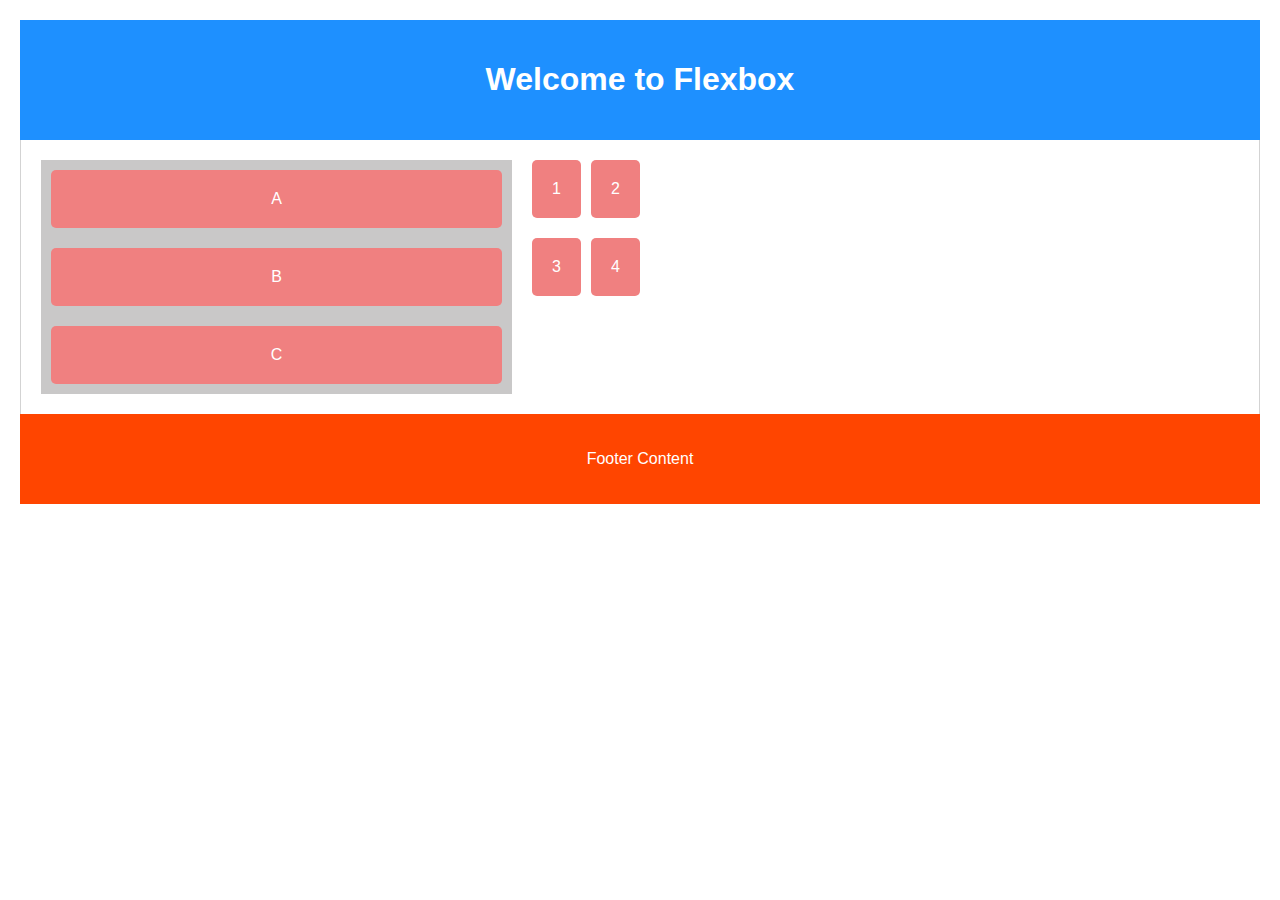
<file: first_last_flexbox_challenge/index.html>
<!DOCTYPE html>
<html lang="en">
<head>
    <meta charset="UTF-8">
    <meta name="viewport" content="width=device-width, initial-scale=1.0">
    <title>Flexbox Layout</title>
    <link rel="stylesheet" href="style.css">
</head>
<body>
    <header>
        <h1>Welcome to Flexbox</h1>
    </header>

    <main class="container">
        <section class="left-panel">
            <div class="box">A</div>
            <div class="box">B</div>
            <div class="box">C</div>
        </section>
        
        <section class="right-panel">
            <div class="top-bar">
                <div class="box">1</div>
                <div class="box">2</div>
            </div>
            <div class="main-content">
                <div class="box">3</div>
                <div class="box">4</div>
            </div>
        </section>
    </main>

    <footer>
        <p>Footer Content</p>
    </footer>
</body>
</html>
</file>
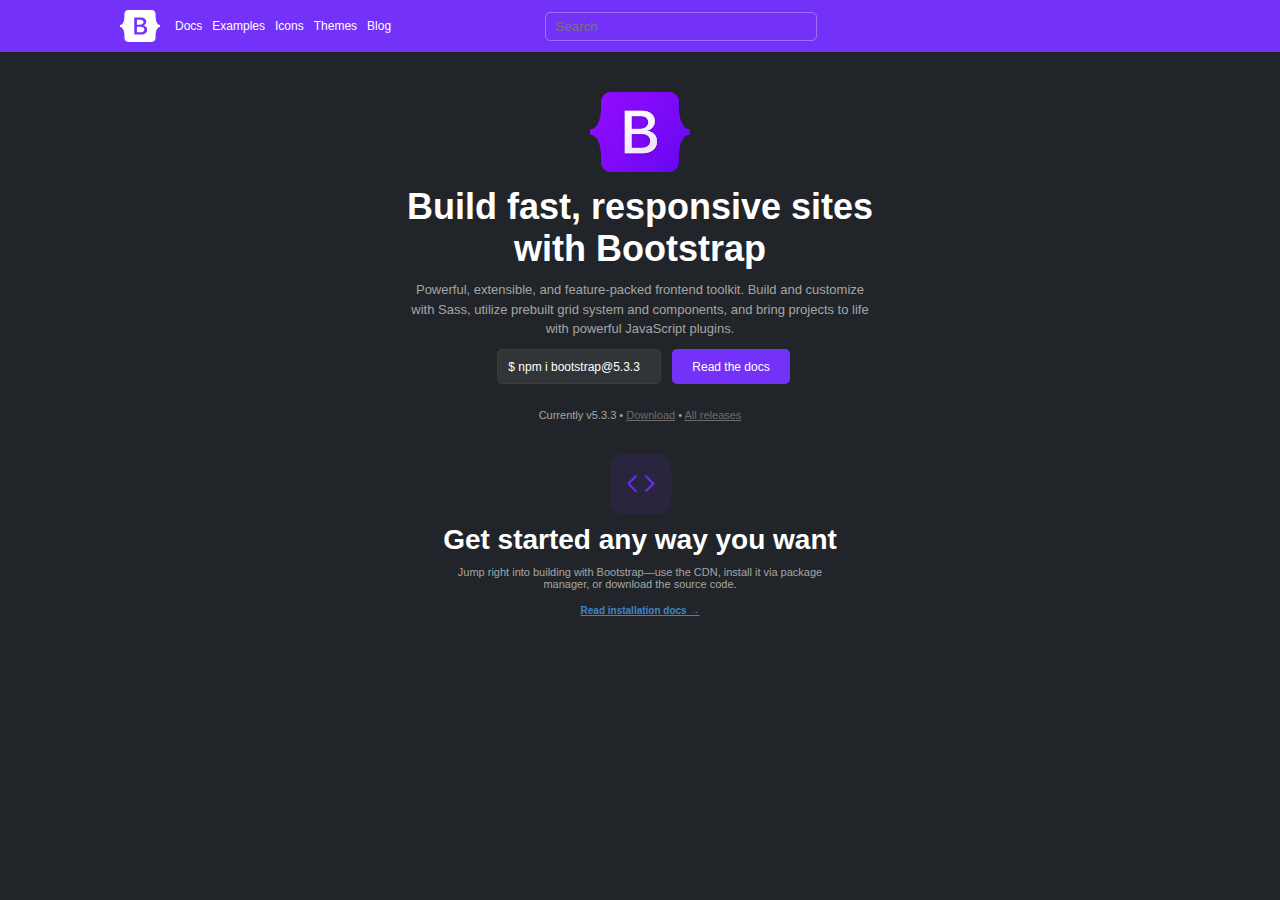
<file: kennrobie_laigo_layout/index.html>
<!DOCTYPE html>
<html lang="en">

<head>
    <meta charset="UTF-8">
    <meta name="viewport" content="width=device-width, initial-scale=1.0">
    <title>Bootstrap</title>
    <link rel="stylesheet" href="style.css">
</head>

<body>
    <header>
        <div class="container">
            <nav>
                <svg xmlns="http://www.w3.org/2000/svg" width="40" height="32" class="d-block my-1" viewBox="0 0 118 94"
                    role="img">
                    <title>Bootstrap</title>
                    <path fill-rule="evenodd" clip-rule="evenodd"
                        d="M24.509 0c-6.733 0-11.715 5.893-11.492 12.284.214 6.14-.064 14.092-2.066 20.577C8.943 39.365 5.547 43.485 0 44.014v5.972c5.547.529 8.943 4.649 10.951 11.153 2.002 6.485 2.28 14.437 2.066 20.577C12.794 88.106 17.776 94 24.51 94H93.5c6.733 0 11.714-5.893 11.491-12.284-.214-6.14.064-14.092 2.066-20.577 2.009-6.504 5.396-10.624 10.943-11.153v-5.972c-5.547-.529-8.934-4.649-10.943-11.153-2.002-6.484-2.28-14.437-2.066-20.577C105.214 5.894 100.233 0 93.5 0H24.508zM80 57.863C80 66.663 73.436 72 62.543 72H44a2 2 0 01-2-2V24a2 2 0 012-2h18.437c9.083 0 15.044 4.92 15.044 12.474 0 5.302-4.01 10.049-9.119 10.88v.277C75.317 46.394 80 51.21 80 57.863zM60.521 28.34H49.948v14.934h8.905c6.884 0 10.68-2.772 10.68-7.727 0-4.643-3.264-7.207-9.012-7.207zM49.948 49.2v16.458H60.91c7.167 0 10.964-2.876 10.964-8.281 0-5.406-3.903-8.178-11.425-8.178H49.948z"
                        fill="currentColor"></path>
                </svg>
                <ul>
                    <li><a href="#docs">Docs</a></li>
                    <li><a href="#examples">Examples</a></li>
                    <li><a href="#icons">Icons</a></li>
                    <li><a href="#themes">Themes</a></li>
                    <li><a href="#blog">Blog</a></li>
                </ul>
                <input type="text" placeholder="Search" id="search-bar">
                <i class="fa-regular fa-magnifying-glass"></i>
            </nav>
        </div>
    </header>

    <main>
        <section id="contents">
            <section>
                <img src="Bootstrap_logo.png">
                <h1>Build fast, responsive sites <br> with Bootstrap</h1>
                <p class="paragraph-container">Powerful, extensible, and feature-packed frontend toolkit. Build and
                    customize
                    <br>with Sass, utilize prebuilt grid system and components, and bring projects to life
                    <br>with powerful JavaScript plugins.
                </p>
            </section>
            <section>
                <div class="button-group">
                    <button type="button">$ npm i bootstrap@5.3.3</button>
                    <button type="button">Read the docs</button>
                </div>
                <p>Currently v5.3.3 • <a href="#download">Download</a> • <a href="#releases">All releases</a></p>
            </section>
        </section>
        <section id="code">
            <img src="code-icon.png">
        </section>
        <section id="get-started">
            <h2>Get started any way you want</h2>
            <p class="version-container">Jump right into building with Bootstrap—use the CDN, install it via package
                <br> manager, or download the source code.</p>
            <a href="#installation" class="link">Read installation docs →</a>
        </section>
    </main>
</body>

</html>
</file>
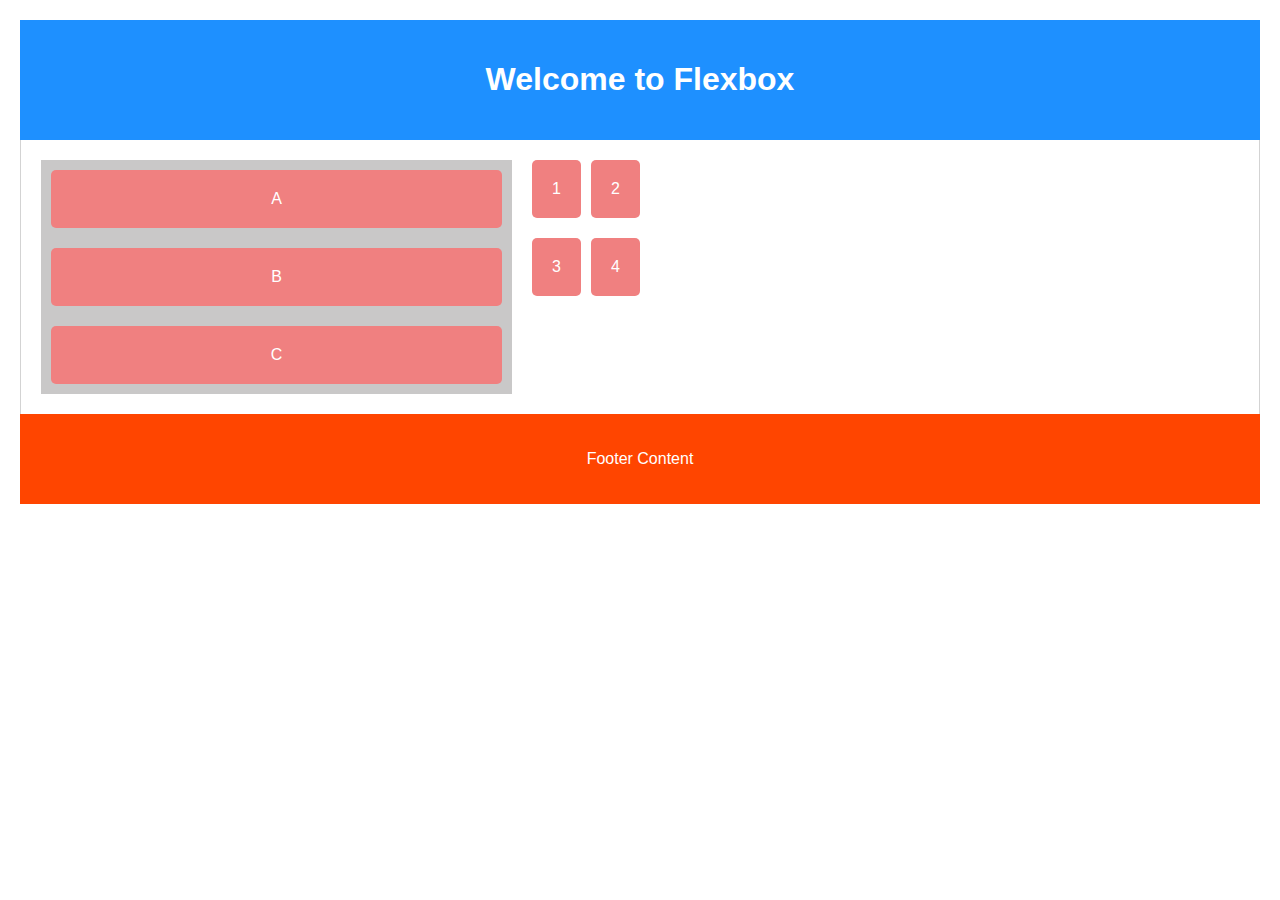
<file: CSS/first_last_flexbox_challenge/index.html>
<!DOCTYPE html>
<html lang="en">
<head>
    <meta charset="UTF-8">
    <meta name="viewport" content="width=device-width, initial-scale=1.0">
    <title>Flexbox Layout</title>
    <link rel="stylesheet" href="style.css">
</head>
<body>
    <header>
        <h1>Welcome to Flexbox</h1>
    </header>

    <main class="container">
        <section class="left-panel">
            <div class="box">A</div>
            <div class="box">B</div>
            <div class="box">C</div>
        </section>
        
        <section class="right-panel">
            <div class="top-bar">
                <div class="box">1</div>
                <div class="box">2</div>
            </div>
            <div class="main-content">
                <div class="box">3</div>
                <div class="box">4</div>
            </div>
        </section>
    </main>

    <footer>
        <p>Footer Content</p>
    </footer>
</body>
</html>
</file>
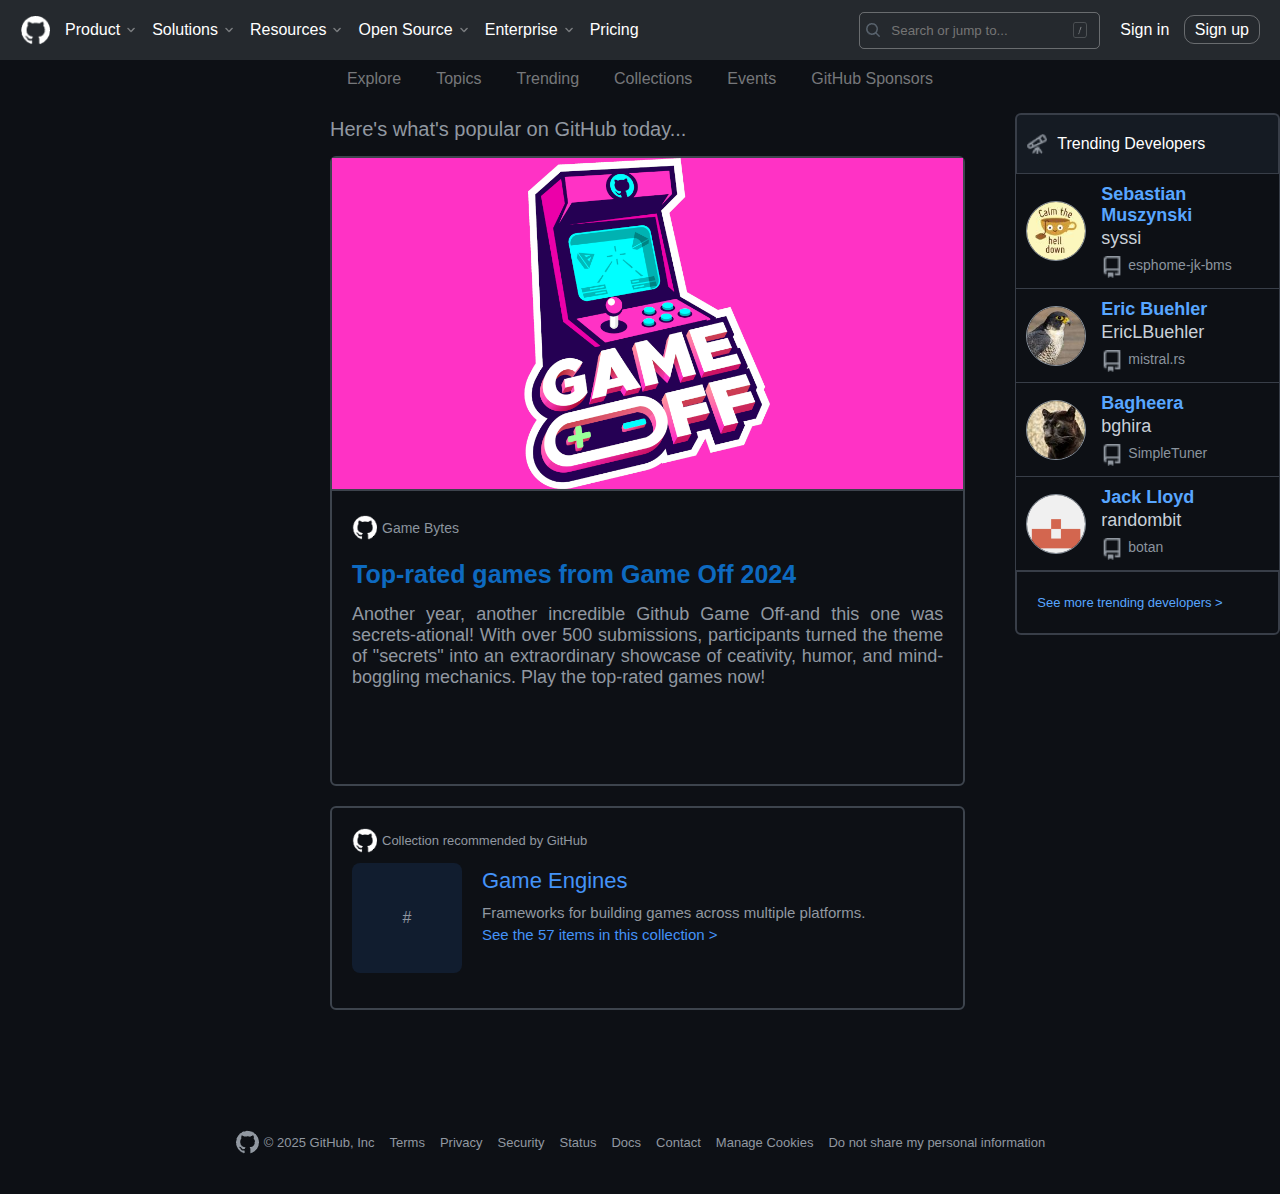
<file: CSS/GITHUB/index.html>
<!DOCTYPE html>
<html lang="en" class="dark">
    <head>
        <meta charset="UTF-8">
        <meta name="viewport" content="width=device-width, initial-scale=1.0">
        <title>Github</title>
        <link rel="stylesheet" href="style.css">
    </head>
    <body>
        <header>
            <nav id="primary-nav">
                <section class="left-navigation">
                    <ul class="left-icons">
                        <li><img src="github-assets/icons/svgexport-1.png" id="logo" alt="GitHub logo"></li>
                        <li><p>Product</p><img src="github-assets/icons/svgexport-2.png" alt="arrow logo"></li>
                        <li><p>Solutions</p><img src="github-assets/icons/svgexport-2.png" alt="arrow logo"></li>
                        <li><p>Resources</p><img src="github-assets/icons/svgexport-2.png" alt="arrow logo"></li>
                        <li><p>Open Source</p><img src="github-assets/icons/svgexport-2.png" alt="arrow logo"></li>
                        <li><p>Enterprise</p><img src="github-assets/icons/svgexport-2.png" alt="arrow logo"></li>
                        <li><p>Pricing</p></li>
                    </ul>
                </section>
                <section class="right-navigation">
                    <form class="searchbar">
                        <img src="github-assets/icons/svgexport-14.png" class="search-icon" alt="search icon">
                        <input type="search" name="searchbar" class="search-input" placeholder="Search or jump to...">
                        <img src="github-assets/icons/svgexport-15.png" alt="slash icon">
                    </form>
                    <div class="buttons">
                        <a href="#" class="sign-in">Sign in</a>
                        <a href="#" class="sign-up">Sign up</a>
                    </div>
                </section>
            </nav>
        </header>
        
        <nav id="secondary-navigation" class="secondary-navigation">
            <ul class="category-nav">
                <li class="active"><a href="#">Explore</a></li>
                <li><a href="#">Topics</a></li>
                <li><a href="#">Trending</a></li>
                <li><a href="#">Collections</a></li>
                <li><a href="#">Events</a></li>
                <li><a href="#">GitHub Sponsors</a></li>
            </ul>
        </nav>
        
        <main class="git-container">
            <section class="git-content">
                <h2>Here's what's popular on GitHub today...</h2>
                <article class="game-card">
                    <img src="github-assets/game-off-2024.png" alt="game-off" id="game-off" style="width: 100%;">
                    <div class="card-info">
                        <p id="game-byte"><img src="github-assets/icons/svgexport-1.png" alt="GitHub icon"> Game Bytes</p>
                        <h3>Top-rated games from Game Off 2024</h3>
                        <p>Another year, another incredible Github Game Off-and this one was secrets-ational! With over 500 submissions, participants turned the theme of "secrets" into an extraordinary showcase of ceativity, humor, and mind-boggling mechanics. Play the top-rated games now!</p>
                    </div>
                </article>

                <article class="git-collection">
                    <p class="collection-title"><img src="github-assets/icons/svgexport-1.png" id="git-icon" alt="GitHub icon"> Collection recommended by GitHub</p>
                    <div class="collection-container">
                        <div class="collection-img">#</div>
                        <div class="collection-info">
                            <h3>Game Engines</h3>
                            <p>Frameworks for building games across multiple platforms.</p>
                            <a href="#">See the 57 items in this collection ></a>
                        </div>
                    </div>
                </article>
            </section>
            
            <aside class="dev-trending">
                <h3>
                    <img src="github-assets/icons/svgexport-24.png" class="dev-icon" alt="trending developers">
                    Trending Developers
                </h3>
                <ul>
                    <li>
                        <img src="github-assets/2735933.jfif" class="dev-avatar" alt="sebastian">
                        <div class="dev-details">
                            <p class="dev-fullname">Sebastian Muszynski</p>
                            <p class="dev-username">syssi</p>
                            <p class="dev-repo">
                                <img src="github-assets/icons/svgexport-25.png" alt="repo-icon"> esphome-jk-bms
                            </p>
                        </div>
                    </li>
                    <li>
                        <img src="github-assets/65165915.jfif" class="dev-avatar" alt="Eric">
                        <div class="dev-details">
                            <p class="dev-fullname">Eric Buehler</p>
                            <p class="dev-username">EricLBuehler</p>
                            <p class="dev-repo">
                                <img src="github-assets/icons/svgexport-25.png" alt="repo-icon"> mistral.rs
                            </p>
                        </div>
                    </li>
                    <li>
                        <img src="github-assets/59658056.jfif" class="dev-avatar" alt="bagheera">
                        <div class="dev-details">
                            <p class="dev-fullname">Bagheera</p>
                            <p class="dev-username">bghira</p>
                            <p class="dev-repo">
                                <img src="github-assets/icons/svgexport-25.png" alt="repo-icon"> SimpleTuner
                            </p>
                        </div>
                    </li>
                    <li>
                        <img src="github-assets/469092.png" class="dev-avatar" alt="jack">
                        <div class="dev-details">
                            <p class="dev-fullname">Jack Lloyd</p>
                            <p class="dev-username">randombit</p>
                            <p class="dev-repo">
                                <img src="github-assets/icons/svgexport-25.png" alt="repo-icon"> botan
                            </p>
                        </div>
                    </li>
                </ul>
                <a href="#">See more trending developers ></a>
            </aside>            
        </main>
        
        <footer>
            <ul>
                <li><img src="github-assets/icons/svgexport-26.png" class="logo" alt="GitHub logo"> &copy; 2025 GitHub, Inc</li>
                <li><a href="#">Terms</a></li>
                <li><a href="#">Privacy</a></li>
                <li><a href="#">Security</a></li>
                <li><a href="#">Status</a></li>
                <li><a href="#">Docs</a></li>
                <li><a href="#">Contact</a></li>
                <li><a href="#">Manage Cookies</a></li>
                <li><a href="#">Do not share my personal information</a></li>
            </ul>
        </footer>
    </body>
</html>
</file>
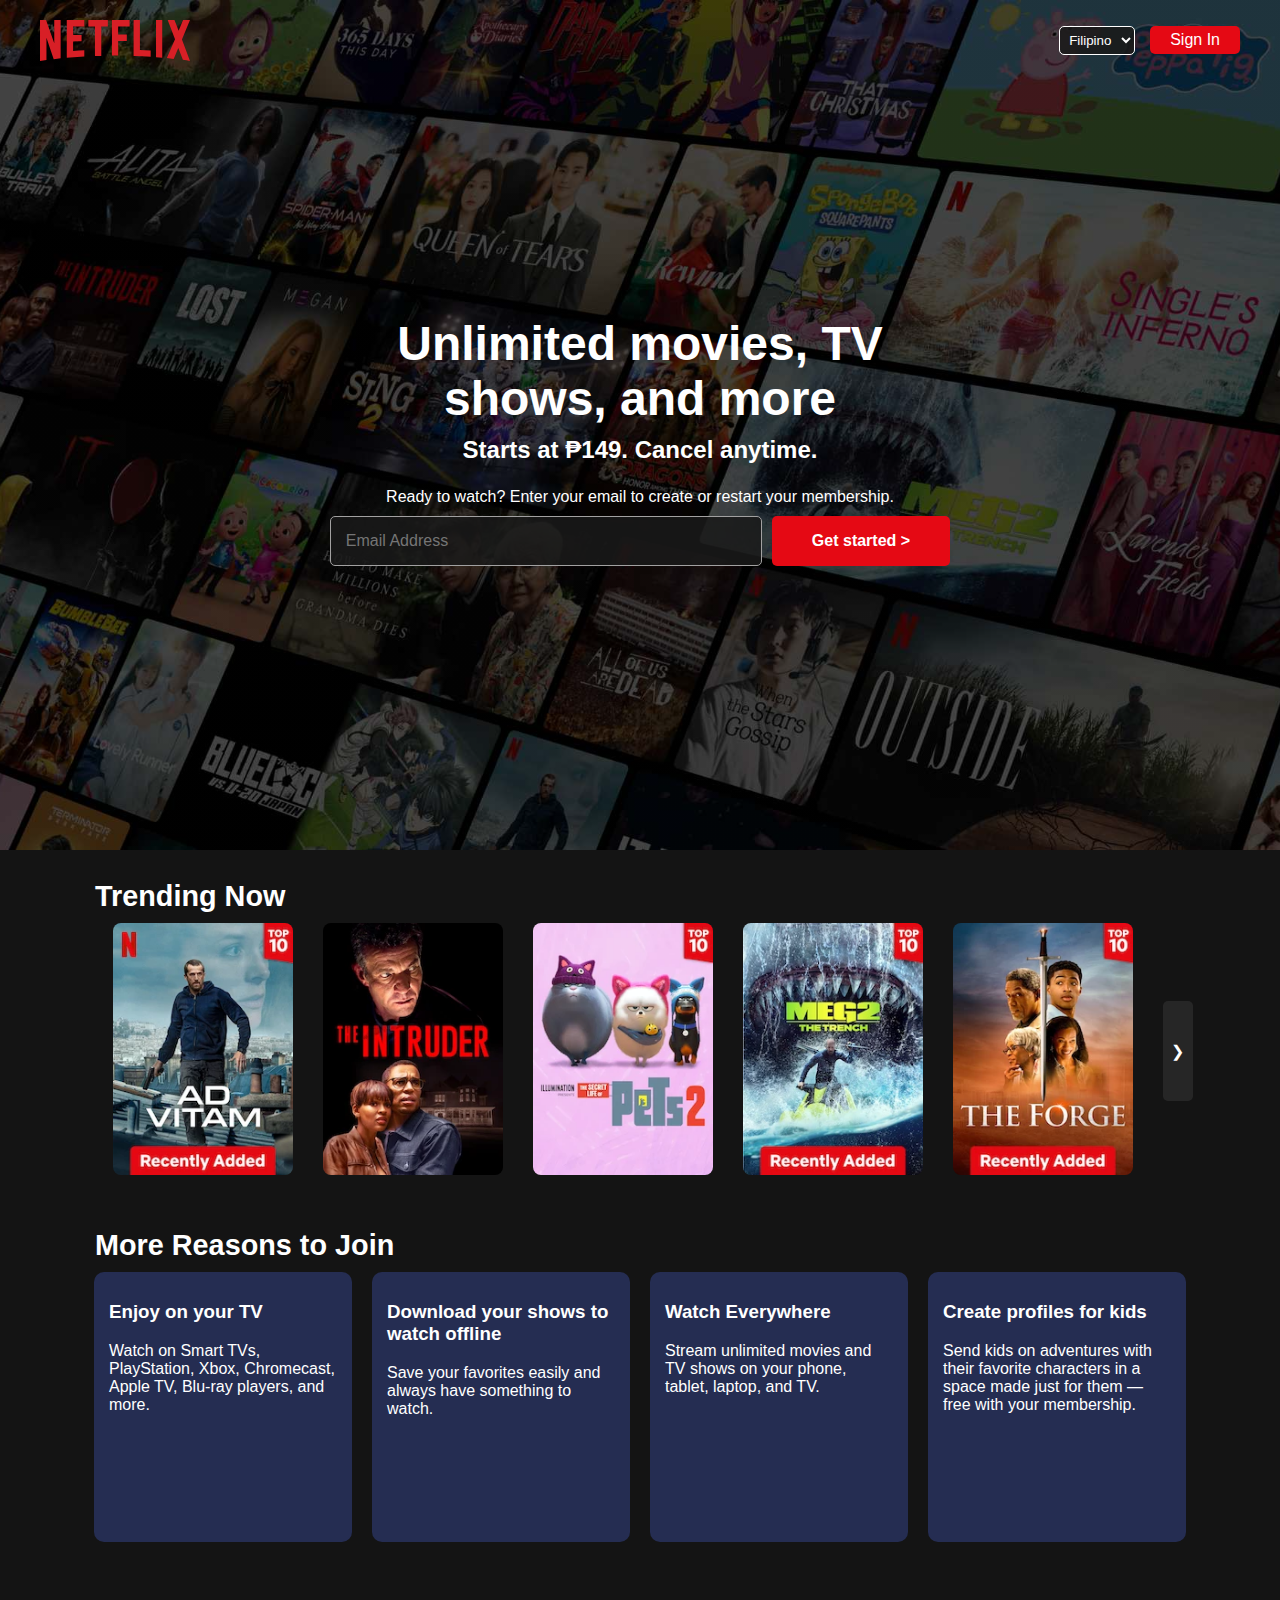
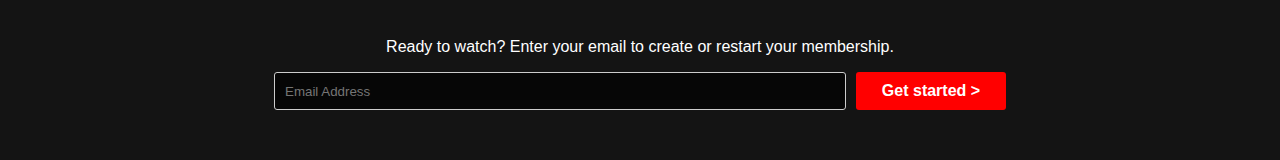
<file: CSS/NETFLIX/index.html>
<!DOCTYPE html>
<html lang="en">
    <head>
        <meta charset="UTF-8">
        <meta name="viewport" content="width=device-width, initial-scale=1.0">
        <title>Netflix</title>
        <link rel="stylesheet" href="style.css">
    </head>
    <body>
        <main>
            <header>
                <nav>
                    <img src="netflix_image_asset\Netflix_2015_logo.svg" alt="Netflix Logo">
                    <form class="navbar-options">
                        <select name="language" id="language">
                            <option value="filipino">Filipino</option>
                            <option value="english">English</option>
                        </select>
                        <a href="#signinbtn">Sign In</a>
                    </form>
                </nav>
                <section class="intro-section">
                    <h1>Unlimited movies, TV <br> shows, and more</h1>
                    <h3>Starts at ₱149. Cancel anytime.</h3>
                    <p>Ready to watch? Enter your email to create or restart your membership.</p>
                </section>
                <form class="email-form">
                    <input type="email" name="email" placeholder="Email Address">
                    <input type="submit" value="Get started >"> 
                </form>
            </header>
        </main>
        <section class="popular-now">
            <h2>Trending Now</h2>
            <section class="movie-gallery">
                <a href="#"><img src="netflix_image_asset/AAAABb5CpfQn_wilozLOZieVNm0yuJ10iF9RKTEcAkwTRelAKRvYiW96DCvFyqjE0eINLEsLy7664FL2u_ZXjZkKVkoR39_NnxOS1YejJy9HMoAs0RsXky7jPR3HUBA9Y-Rw2vu70uTD2a2E9nX.webp" alt="Ad Vitam"></a>
                <a href="#"><img src="netflix_image_asset/AAAABaOjUHNgDh1SjZRPkugN2hFhCfXWDXvxlBilO9u_3tOYevXo6PVHI578AstltIFWcop1PLQ1LT64sO37QrA6FlMh_bbGEu9mazc.webp" alt="The Intruder"></a>
                <a href="#"><img src="netflix_image_asset/AAAABRxkxxKDctGZic09cCR8G3QKiM1vXlIHYf0q8A8my28QYQcjwUIl7LNel8mNynW4dktXn9uZE6lZof0-j9sfGs1OTKbpJgx-3KR4wCi8ezf3LDEa1aLsqeCxhr-DEIqGBZk2IxRMa8XTVXS.webp" alt="Pets 2"></a>
                <a href="#"><img src="netflix_image_asset/AAAABclMOni_iV_4RIdFRgeUiwFbAZkbJm4166VqPEydOoPa7WZF5yd3xfdFg7kexmSrDIcldZIs9gRxfBKhL3ZgUJNzFYffXh_pKltZHZ0sHrwQs_hNJmKyWh1MRhzJtmXFJQTYLFcV-HSpMkx.webp" alt="Meg 2"></a>
                <a href="#"><img src="netflix_image_asset/AAAABWEIpiAVl4vJjUwq8gUbeIm0oBJGjTEZByzW-mhy5e37KejGicm8ojuDEjw2bB9V4sGQG8HqLfbGFRHNBijbZdjgn0LtZsh-_K8Z_0hDfAp7HQ6orwGcyhkduiR1204uIVYlTIk2R7E5sor.webp" alt="The Forge"></a>
                <button class="btn-right">&#10095;</button>
            </section>
            <section class="join-reasons">
                <h2>More Reasons to Join</h2>
                <div class="feature-containers">
                    <div>
                        <h3>Enjoy on your TV</h3>
                        <p>Watch on Smart TVs, PlayStation, Xbox, Chromecast, Apple TV, Blu-ray players, and more.</p>
                    </div>
                    <div>
                        <h3>Download your shows to watch offline</h3>
                        <p>Save your favorites easily and always have something to watch.</p>
                    </div>
                    <div>
                        <h3>Watch Everywhere</h3>
                        <p>Stream unlimited movies and TV shows on your phone, tablet, laptop, and TV.</p>
                    </div>
                    <div>
                        <h3>Create profiles for kids</h3>
                        <p>Send kids on adventures with their favorite characters in a space made just for them — free with your membership.</p>
                    </div>
                </div>
            </section>
        </section>
        <footer>
            <p>Ready to watch? Enter your email to create or restart your membership.</p>
            <form class="email-form-footer">
                <input type="email" name="email" placeholder="Email Address">
                <input type="submit" value="Get started >"> 
            </form>
        </footer>
    </body>
</html>
</file>
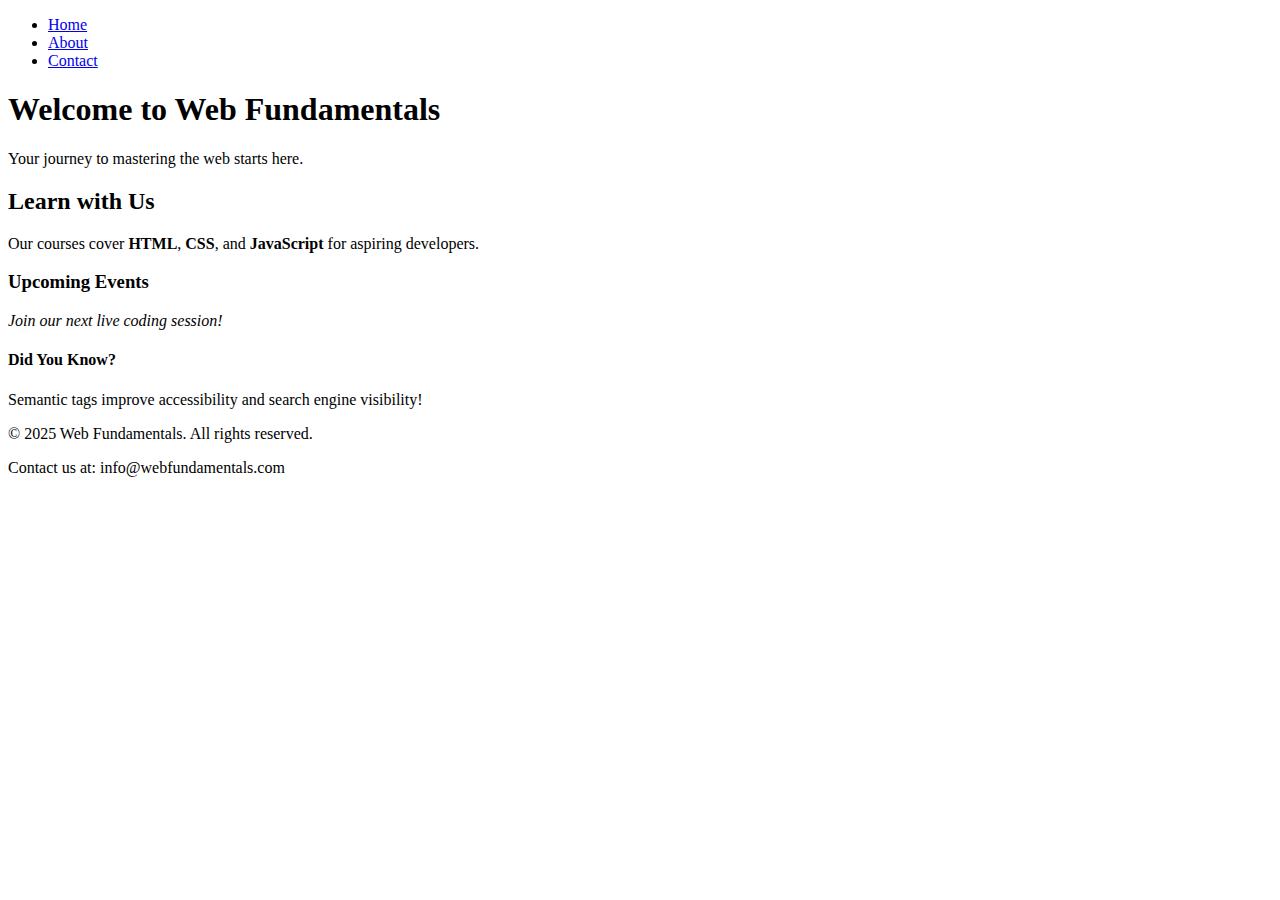
<file: semantic-example.html>
<!DOCTYPE html>
<html lang="en">
<head>
    <meta charset="UTF-8">
    <meta name="viewport" content="width=device-width, initial-scale=1.0">
    <title>Semantic HTML Example</title>
</head>
<body>
    <nav>
        <ul>
            <li><a href="#">Home</a></li>
            <li><a href="#">About</a></li>
            <li><a href="#">Contact</a></li>
        </ul>
    </nav>
    <header>
        <h1>Welcome to Web Fundamentals</h1>
        <p>Your journey to mastering the web starts here.</p>
    </header>
    <section>
        <h2>Learn with Us</h2>
        <p>Our courses cover <strong>HTML</strong>, <strong>CSS</strong>, and <strong>JavaScript</strong> for aspiring developers.</p>
    </section>
    <article>
        <h3>Upcoming Events</h3>
        <p><em>Join our next live coding session!</em></p>
    </article>
    <aside>
        <h4>Did You Know?</h4>
        <p>Semantic tags improve accessibility and search engine visibility!</p>
    </aside>
    <footer>
        <p>&copy; 2025 Web Fundamentals. All rights reserved.</p>
        <p>Contact us at: info@webfundamentals.com</p>
    </footer>
</body>
</html>
</file>
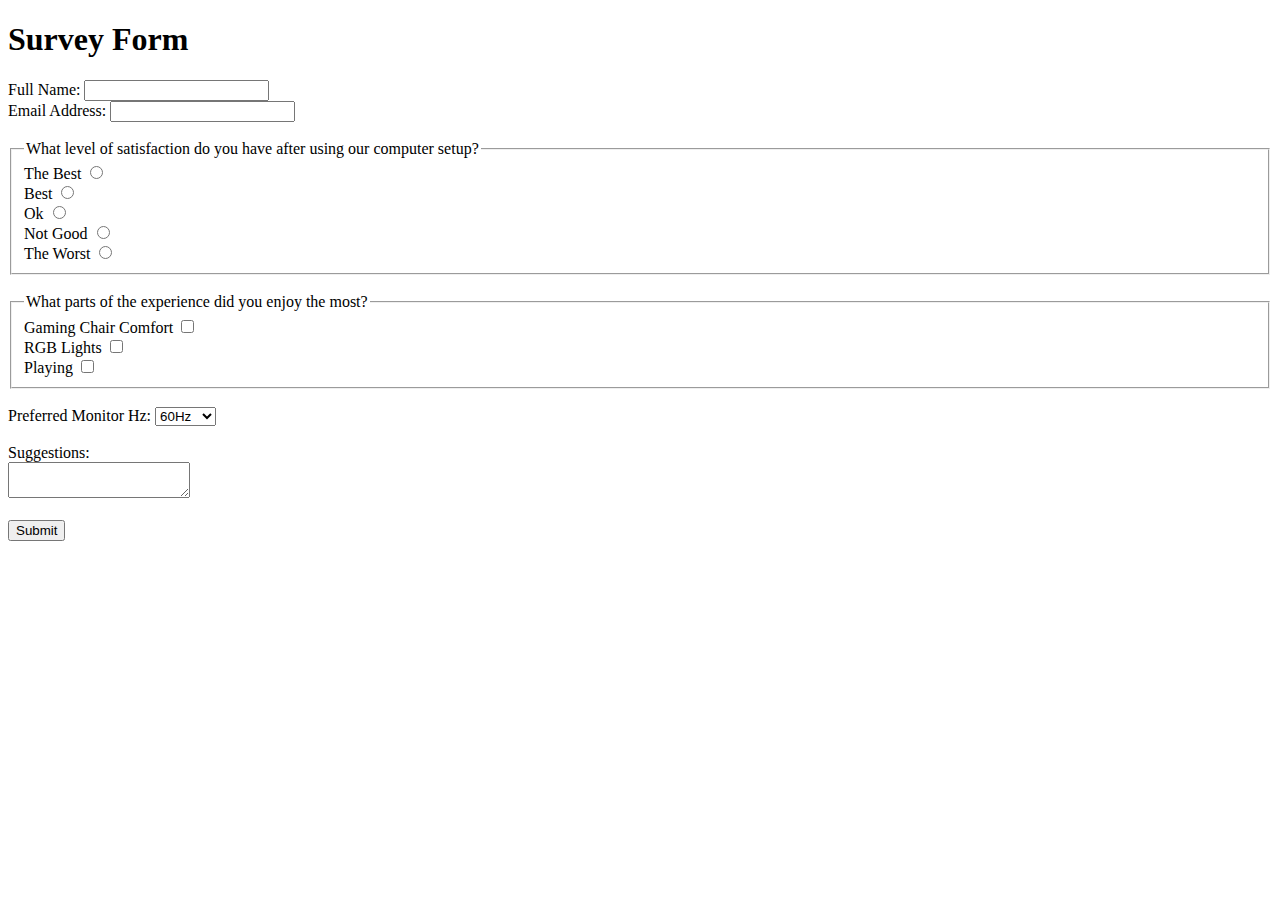
<file: 01_assignment/Surver_form.html>
<!DOCTYPE html>
<html>
    <head>
        <title>Survey Form</title>
    </head>
    <body>
        <h1>Survey Form</h1>
        <form action="/submit_form" method="post">
            <label for="fullname">Full Name:</label>
            <input type="text" id="fullname" name="fullname"/>
            <br>

            <label for="emailadd">Email Address:</label>
            <input type="email" id="emailadd" name="emailadd"/>
            <br><br>

            <fieldset>
                <legend>What level of satisfaction do you have after using our computer setup?</legend>
                    <label for="best">The Best</label>
                    <input type="radio" id="best" name="satisfaction" value="best"/>
                <br >
                    <label for="good">Best</label>
                    <input type="radio" id="good" name="satisfaction" value="good"/>
                <br>
                    <label for="ok">Ok</label>
                    <input type="radio" id="ok" name="satisfaction" value="ok"/>
                <br>
                    <label for="bad">Not Good</label>
                    <input type="radio" id="bad" name="satisfaction" value="bad"/>
                <br>
                    <label for="worst">The Worst</label>
                    <input type="radio" id="worst" name="satisfaction" value="worst"/>
            </fieldset>
            <br>

            <fieldset>
                <legend>What parts of the experience did you enjoy the most?</legend>
                    <label for="comfort">Gaming Chair Comfort</label>
                    <input type="checkbox" id="comfort" name="exp" value="comfort"/>
                <br>
                    <label for="rgb">RGB Lights</label>
                    <input type="checkbox" id="rgb" name="exp" value="rgb"/>
                <br>
                    <label for="play">Playing</label>
                    <input type="checkbox" id="play" name="exp" value="play"/>
            </fieldset>
            <br>

            <label for="hz">Preferred Monitor Hz:</label>
            <select id="hz" name="hz">
                <option value="60">60Hz</option>
                <option value="120">120Hz</option>
                <option value="144">144Hz</option>
                <option value="240">240Hz</option>
            </select>
            <br><br >

            <label for="sugg">Suggestions:</label>
            <br>
            <textarea id="sugg" name="message"></textarea>
            <br><br>
            <input type="submit" value="Submit"/>
        </form>
    </body>
</html>
</file>
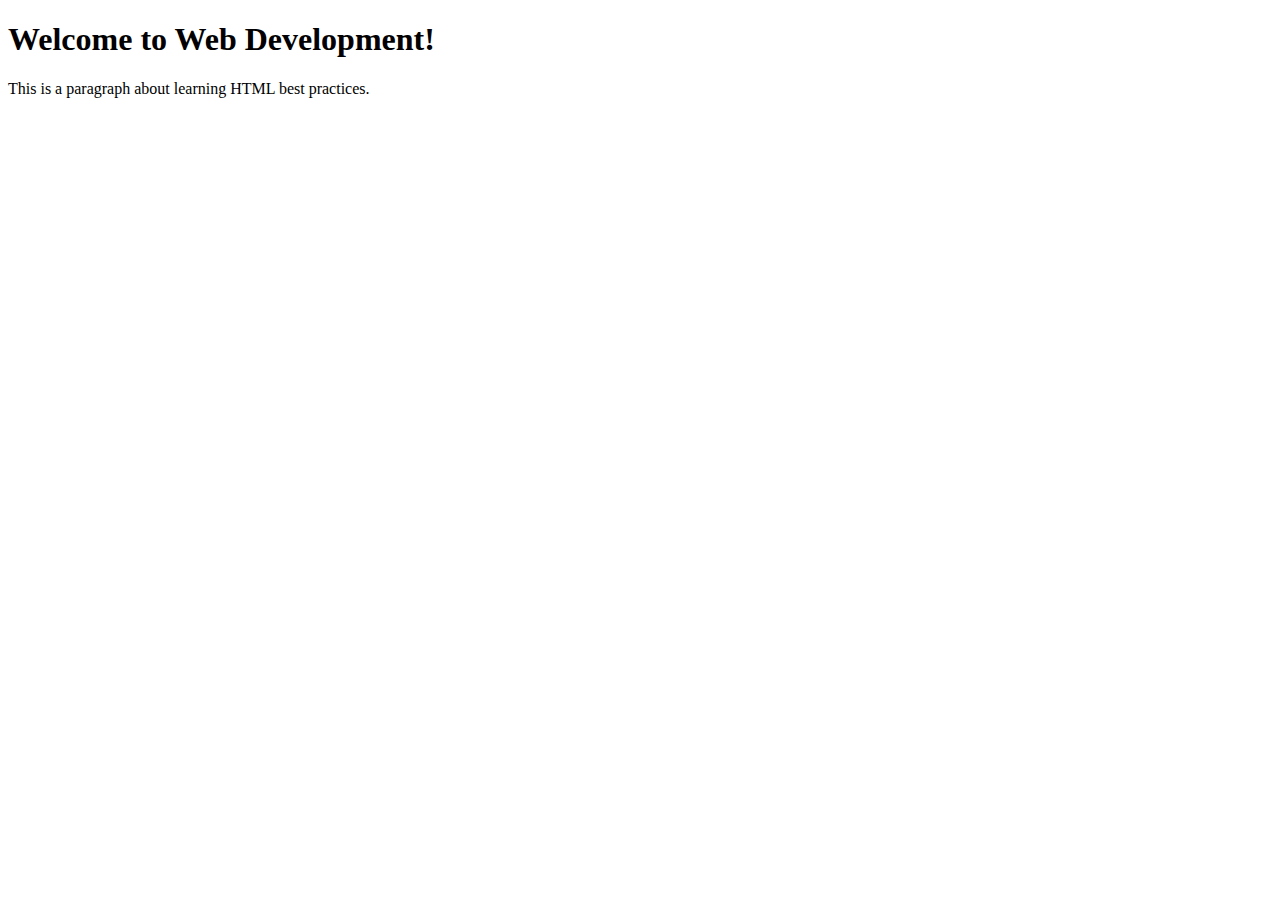
<file: HTML/codesample1.html>
<!DOCTYPE html>
<html>
    <head>
        <title>Proper Indentation I</title>
    </head>
    <body>
        <h1>Welcome to Web Development!</h1>
        <p>This is a paragraph about learning HTML best practices.</p>
    </body>
</html>
</file>
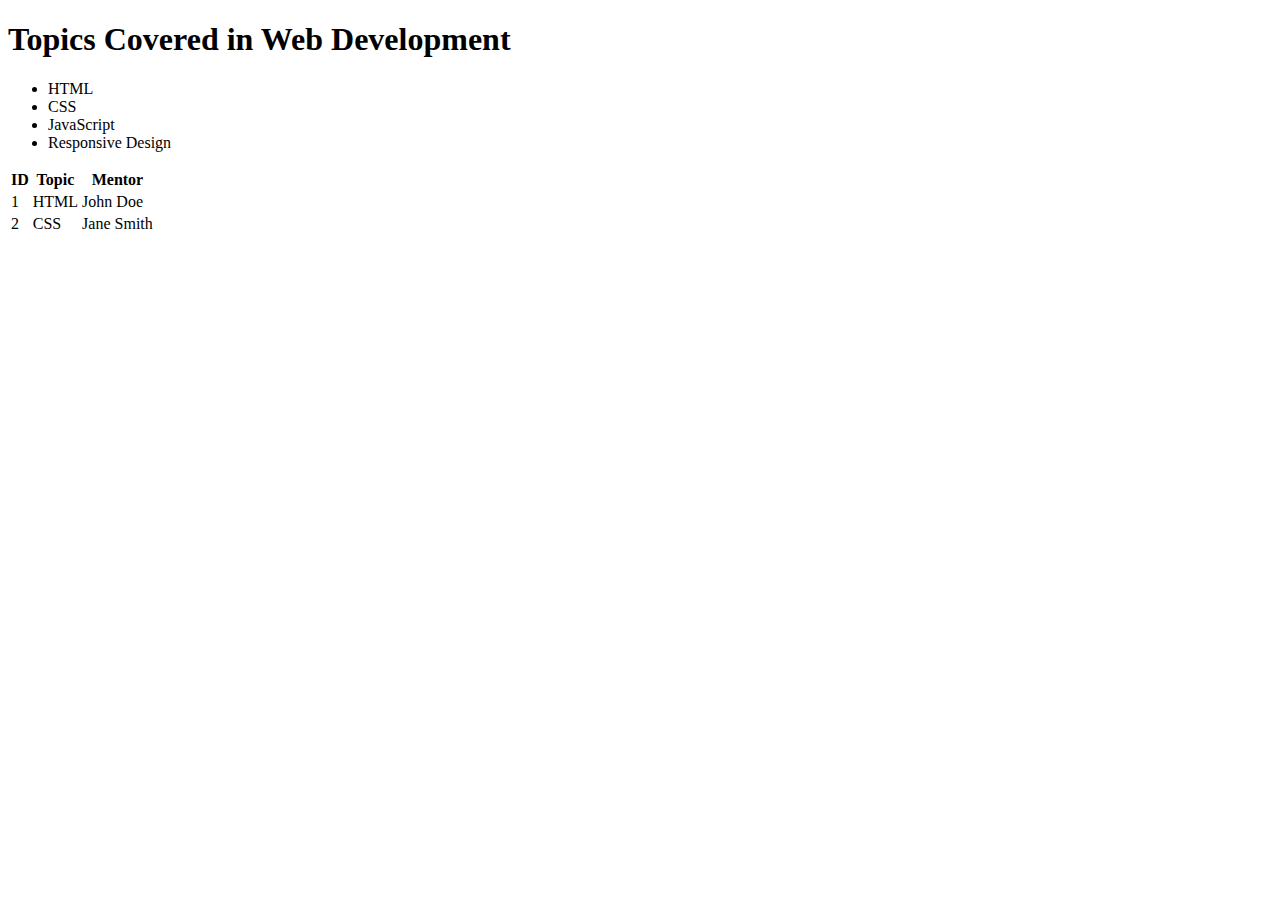
<file: HTML/codesample2.html>
<!DOCTYPE html>
<html>
    <head>
        <title>Proper Indentation II</title>
    </head>
    <body>
        <h1>Topics Covered in Web Development</h1>
        <ul>
            <li>HTML</li>
            <li>CSS</li>
            <li>JavaScript</li>
            <li>Responsive Design</li>
        </ul>
        <table>
            <thead>
                <tr>
                    <th>ID</th>
                    <th>Topic</th>
                    <th>Mentor</th>
                </tr>
            </thead>
            <tbody>
                <tr>
                    <td>1</td>
                    <td>HTML</td>
                    <td>John Doe</td>
                </tr>
                <tr>
                    <td>2</td>
                    <td>CSS</td>
                    <td>Jane Smith</td>
                </tr>
            </tbody>
        </table>
    </body>
</html>
</file>
<file: first_last_flexbox_challenge/style.css>
body {
  font-family: Arial, sans-serif;
  margin: 10px;
  padding: 10px;
}

header {
  background-color: dodgerblue;
  text-align: center;
  padding: 20px;
  color: white;
}

.container {
  display: flex;
  align-items: flex-start;
  padding: 20px;
  gap: 20px;
  border-left: 1px solid lightgray;
  border-right: 1px solid lightgray;
}

.left-panel {
  display: flex;
  flex-direction: column;
  gap: 20px;
  flex-grow: 0.4;
  padding: 10px;
  background-color: rgb(201, 200, 200);
  color: white;
}

.right-panel {
  display: flex;
  flex-direction: column;
  gap: 20px;
  border-radius: 25px;
  color: white;
}

.top-bar,
.main-content {
  display: flex;
  gap: 10px;
}

.box {
  background-color: lightcoral;
  padding: 20px;
  text-align: center;
  border-radius: 5px;
}

footer {
  background-color: orangered;
  text-align: center;
  padding: 20px;
  color: white;
}
</file>
<file: kennrobie_laigo_layout/style.css>
* {
    margin: 0;
    padding: 0;
    font-family: Arial, Helvetica, sans-serif;
}

body {
    background-color: #212529;
    color: white;
}

.container {
    display: flex;
    background: rgb(116, 50, 249);
    padding: 10px 120px;
    font-size: 12px;
}

nav {
    display: flex;
    align-items: center;
    justify-content: space-between;
    width: 100%;
    max-width: 850px;
}

nav ul {
    display: flex;
    list-style: none;
    padding-left: 15px;
    gap: 10px;
}

nav ul li a {
    color: white;
    text-decoration: none;
    font-weight: 250;
}

#search-bar {
    margin-left: auto;
    margin-right: auto;
    display: block;
    padding: 6px 10px;
    border: 1px solid rgba(255, 255, 255, 0.3);
    background: transparent;
    color: white;
    border-radius: 5px;
    width: 250px;
    text-align: start;
    position: relative;
}

#contents {
    text-align: center;
    padding: 40px 50px 20px;
}

#contents img {
    width: 100px;
    height: 80px;
}

#contents h1 {
    font-size: 36px;
    margin: 10px 0;
}

.button-group {
    margin-top: 10px;
}

.paragraph-container {
    line-height: 1.5;
    color: #a5a5a5;
    margin-bottom: 10px;
    font-size: 13px;
}

.button-group button {
    padding: 10px 20px;
    border: none;
    border-radius: 5px;
    cursor: pointer;
    margin-bottom: 25px;
    font-size: 12px;
    height: 35px;
}

.button-group button:first-child {
    background: rgba(255, 255, 255, 0.075);
    color: white;
    margin-left: 7px;
    justify-content: flex-start;
    padding-left: 10px;
    border: solid 1px rgb(59, 59, 59);
}

.button-group button:last-child {
    background: rgb(116, 50, 249);
    color: white;
    margin-left: 7px;
}

a {
    color: rgb(107, 107, 107);
}

p {
    font-size: 11px;
    color: #a5a5a5;
    margin-bottom: 10px;
}

#code {
    text-align: center;
}

#get-started {
    text-align: center;
    margin-top: 0px;
}

#get-started h2 {
    font-size: 28px;
    margin-bottom: 10px;
}

.link {
    color: #4284c1;
    text-decoration: none;
    font-size: 10px;
    font-weight: bold;
    font-style: underline;
    text-decoration: underline;
}
</file>
<file: CSS/first_last_flexbox_challenge/style.css>
body {
  font-family: Arial, sans-serif;
  margin: 10px;
  padding: 10px;
}

header {
  background-color: dodgerblue;
  text-align: center;
  padding: 20px;
  color: white;
}

.container {
  display: flex;
  align-items: flex-start;
  padding: 20px;
  gap: 20px;
  border-left: 1px solid lightgray;
  border-right: 1px solid lightgray;
}

.left-panel {
  display: flex;
  flex-direction: column;
  gap: 20px;
  flex-grow: 0.4;
  padding: 10px;
  background-color: rgb(201, 200, 200);
  color: white;
}

.right-panel {
  display: flex;
  flex-direction: column;
  gap: 20px;
  border-radius: 25px;
  color: white;
}

.top-bar,
.main-content {
  display: flex;
  gap: 10px;
}

.box {
  background-color: lightcoral;
  padding: 20px;
  text-align: center;
  border-radius: 5px;
}

footer {
  background-color: orangered;
  text-align: center;
  padding: 20px;
  color: white;
}
</file>
<file: CSS/GITHUB/style.css>
* {
    padding: 0;
    margin: 0;
    box-sizing: border-box;
}

body {
    font-family: "Segoe UI", "Noto Sans", Helvetica, Arial, sans-serif;
    background-color: #0D1015;
}

header {
    display: flex;
    align-items: center;
    justify-content: space-between;
    background-color: #25292E;
    height: 60px;
    padding: 0 20px;
}

#primary-nav {
    display: flex;
    width: 100%;
    justify-content: space-between;
    align-items: center;
}

.left-navigation ul {
    display: flex;
    align-items: center;
    gap: 15px;
    list-style: none;
}

.left-navigation ul li {
    display: flex;
    align-items: center;
    gap: 5px;
}

.left-navigation ul li a,
.left-navigation ul li p {
    color: #fff;
    text-decoration: none;
}

.left-navigation ul li img {
    width: 12px;
    height: 12px;
}

.right-navigation {
    display: flex;
    align-items: center;
    gap: 10px;
}

.searchbar {
    display: flex;
    align-items: center;
    background-color: transparent;
    border: solid 1px #ffffff50;
    border-radius: 5px;
    padding: 5px;
}

.searchbar img {
    width: 16px;
    height: 16px;
    margin-right: 5px;
}

.search-input {
    background: none;
    border: none;
    color: #fff;
    outline: none;
    padding: 5px;
}

.buttons a {
    color: #fff;
    text-decoration: none;
    padding: 5px 10px;
    border-radius: 5px;
}

.sign-in {
    background-color: transparent;
}

.buttons .sign-up {
    background-color: transparent;
    border: 1px solid #ffffff50;
    border-radius: 10px;
}

#logo {
    width: 30px;
    height: 30px;
}

.secondary-navigation {
    background-color: #0D1015;
    padding: 10px 20px;
}

.category-nav {
    display: flex;
    gap: 15px;
    list-style: none;
    justify-content: center;
}

.category-nav li a {
    color: #ffffff70;
    text-decoration: none;
    padding: 5px 10px;
    border-radius: 5px;
}

.git-container {
    display: flex;
    justify-content: center;
    gap: 50px;
}

.git-content {
    margin-top: 20px;
    padding-left: 330px;
    height: auto;
    width: 1050px;
}

.git-content p {
    color: #ffffff;
    font-size: 14px;
}

h2 {
    color: #9198a1;
    margin-bottom: 15px;
    font-size: 20px;
    font-weight: 500;
}

#game-off {
    border-bottom: solid 2px #3d444d;
}

.game-card {
    border: 2px solid #3d444d;
    border-radius: 6px;
    height: 630px;
    margin-bottom: 20px;
}

#game-byte img {
    width: 25px;
    height: 25px;

}

#game-byte {
    display: flex;
    align-items: center;
    font-size: 14px;
    color: #8b949e;
    margin-bottom: 20px;
    gap: 5px;
}

.card-info {
    padding: 20px;
    color: #9198a1;
}

.card-info h3 {
    color: #0d6ac0;
    margin-bottom: 15px;
    font-size: 25px;
}

.card-info p {
    color: #9198a1;
    font-size: 18px;
    text-align: justify;
}

.git-collection {
    margin-top: 20px;
    padding: 20px 20px 180px;
    height: 180px;
    border: 2px solid #3d444d;
    border-radius: 6px;
}

.collection-container {
    display: flex;
    margin-top: 10px;
}

.git-collection .collection-title {
    display: flex;
    gap: 5px;
    font-size: 13px;
    align-items: center;
    color: #9198a1;
}

#git-icon {
    height: 25px;
    width: 25px;
}

.collection-img {
    display: flex;
    flex-direction: column;
    justify-content: center;
    align-items: center;
    width: 110px;
    height: 110px;
    background-color: #111d2f;
    color: #9198a1;
    border-radius: 8px;
}

.collection-info {
    margin-left: 10px;
}

.collection-info h3,
.collection-info p,
.collection-info a {
    padding: 5px 10px;
    font-size: 13px;
}

.collection-info h3 {
    font-weight: 500;
    color: #4493f8;
    font-size: 22px;
}

.collection-info p,
.collection-info a {
    color: #9198a1;
    text-decoration: none;
    font-size: 15px;
}

.collection-info a {
    color: #4493f8;
}

.dev-trending {
    display: flex;
    flex-direction: column;
    width: 300px;
    margin-top: 15px;
    color: white;
    background-color: transparent;
    font-family: Arial, sans-serif;
    border-radius: 8px;
}

.dev-trending h3 {
    display: flex;
    align-items: center;
    gap: 10px;
    height: 60px;
    padding: 5px 10px;
    font-size: 16px;
    font-weight: 500;
    background-color: #151b23;
    border: 2px solid #383e48;
    border-top-left-radius: 6px;
    border-top-right-radius: 6px;
    border-bottom: none;
}

.dev-icon {
    width: 20px;
    height: 20px;
}

.dev-trending ul {
    list-style: none;
    padding: 0;
    margin: 0;
}

.dev-trending li {
    display: flex;
    align-items: center;
    padding: 10px;
    border: 1px solid #383e48;
    border-bottom: none;
}

.dev-avatar {
    width: 60px;
    height: 60px;
    margin-right: 10px;
    border-radius: 50%;
    border: 1px solid #8B949E;
}

.dev-details {
    display: flex;
    flex-direction: column;
    gap: 2px;
    margin-left: 5px;
}

.dev-fullname {
    font-size: 18px;
    font-weight: bold;
    color: #58A6FF;
    text-decoration: none;
}

.dev-username {
    font-size: 18px;
    color: #C9D1D9;
}

.dev-repo {
    display: flex;
    align-items: center;
    gap: 5px;
    font-size: 14px;
    color: #8B949E;
}

.dev-repo img {
    display: flex;
    align-items: center;
    width: 22px;
    height: 22px;
    margin-top: 5px;
}

.dev-trending a {
    display: flex;
    align-items: center;
    height: 65px;
    padding: 5px 20px;
    font-size: 13px;
    color: #58A6FF;
    text-decoration: none;
    border: 2px solid #383e48;
    border-bottom-left-radius: 6px;
    border-bottom-right-radius: 6px;
}

footer {
    text-align: center;
    margin-top: 80px;
    padding: 40px 0;
}

footer ul {
    display: flex;
    justify-content: center;
    align-items: center;
    flex-wrap: wrap;
    gap: 15px;
    list-style: none;
    margin: 0;
    padding: 0;
}

footer li {
    display: flex;
    align-items: center;
    gap: 5px;
    font-size: 13px;
    color: #9198a1;
}

footer li a {
    color: #9198a1;
    text-decoration: none;
    transition: color 0.3s ease;
}
</file>
<file: CSS/NETFLIX/style.css>
body {
    font-family: Arial, sans-serif;
    margin: 0;
    padding: 0;
    background-color: #141414;
    color: white;
}

.container {
    max-width: 1300px;
    margin: auto;
    padding: 20px;
}

header {
    display: flex;
    background: 
        linear-gradient(rgba(0, 0, 0, 0.65), rgba(0, 0, 0, 0.65)), 
        url('netflix_image_asset/PH-en-20250113-TRIFECTA-perspective_8171c01e-c334-403b-bfa2-133bcc962aaf_small.jpg');
    background-size: cover;
    background-position: center;
    height: 90vh;
    flex-direction: column;
    justify-content: center;
    align-items: center;
    text-align: center;
    color: white;
    padding: 20px;
}

nav {
    display: flex;
    justify-content: space-between;
    align-items: center;
    width: 100%;
    max-width: 1200px;
    padding: 20px;
    position: absolute;
    top: 0;
    left: 50%;
    transform: translateX(-50%);
}
nav img {
    width: 150px;
}
.navbar-options {
    display: flex;
    align-items: center;
    gap: 15px;
}
.navbar-options select {
    background:  rgba(26, 26, 26, 0.863);
    color: white;
    border: 1px solid white;
    padding: 5px;
    border-radius: 5px;
}
.navbar-options a {
    background: #E50914;
    color: white;
    padding: 5px 20px;
    border-radius: 5px;
    text-decoration: none;
}

.intro-section {
    max-width: 800px;
}
.intro-section h1 {
    font-size: 3rem;
    font-weight: bold;
    margin-bottom: 10px;
}
.intro-section h3 {
    font-size: 1.5rem;
    margin-top: 10px;
}
.intro-section p{
    margin-bottom: 5px;
}
.email-form {
    display: flex;
    justify-content: center;
    gap: 10px;
    margin-top: 5px;
}
.email-form input[type="email"] {
    width: 400px;
    padding: 15px;
    border: 1px solid #a2a1a1;
    border-radius: 5px;
    font-size: 16px;
    background-color: rgba(26, 26, 26, 0.863);
    color: white;
}
.email-form input[type="submit"] {
    background: #E50914;
    color: white;
    font-size: 16px;
    padding: 10px 40px;
    border-radius: 5px;
    cursor: pointer;
    border: none;
}

input[type="email"] {
    padding: 12px;
    width: 350px;
    border: 1px solid #ccc;
    border-radius: 5px;
    background-color: rgba(0, 0, 0, 0.7);
    color: white;
}

input[type="submit"] {
    background: #E50914;
    color: white;
    border: none;
    padding: 12px 24px;
    cursor: pointer;
    border-radius: 5px;
    font-size: 16px;
    font-weight: bold;
}

.popular-now {
    padding: 20px 0;
    max-width: 1250px;
    margin: auto;
}
.popular-now h2 {
    font-size: 1.8rem;
    font-weight: bold;
    margin-left: 80px;
    margin-top: 10px;
    margin-bottom: 10px;
}
.movie-gallery {
    display: flex;
    gap: 30px;
    padding-left: 25px;
    justify-content: center;
    text-align: start;
}
.movie-gallery a {
    display: inline-block;
}
.movie-gallery img {
    width: 180px;
    border-radius: 8px;
}
.btn-right {
    width: 30px; 
    height: 100px; 
    background: rgba(46, 46, 46, 0.712);
    border: none;
    color: white; 
    display: flex;
    align-items: center;
    justify-content: center;
    border-radius: 5px; 
    font-size: 16px; 
    cursor: pointer;
    margin: auto 0;
}

.join-reasons {
    text-align: center;
    padding: 40px 20px;
    color: #fff;
    max-width: 1250px; 
    margin: auto; 
}
.join-reasons h2 {
    font-size: 1.8rem;
    font-weight: bold;
    margin-left: 60px;
    margin-bottom: 10px;
    margin-top: 10px;
    text-align: left; 
}
.feature-containers {
    display: flex;
    justify-content: center; 
    gap: 20px; 
    max-width: 1200px; 
    margin: 0 auto; 
    flex-wrap: nowrap; 
}
.feature-containers div {
    flex: 1; 
    max-width: 228px; 
    background-color: #262e53fb;
    padding: 10px 15px;
    border-radius: 10px;
    text-align: left;
    min-height: 250px; 
}

footer {
    text-align: center; 
    padding: 20px 0px 50px;
    linear-gradient:(rgba(0, 0, 0, 0.65));
    color: white;
}
.email-form-footer {
    display: flex;
    justify-content: center;
    gap: 10px; 
    margin-top: 10px;
}
.email-form-footer input[type="email"] {
    padding: 10px;
    width: 550px;
    border: 1px solid #ccc;
    border-radius: 3px;
}
.email-form-footer input[type="submit"] {
    padding: 10px 20px;
    width: 150px;
    background-color: red;
    color: white;
    border: none;
    border-radius: 3px;
    cursor: pointer;
}
</file>
